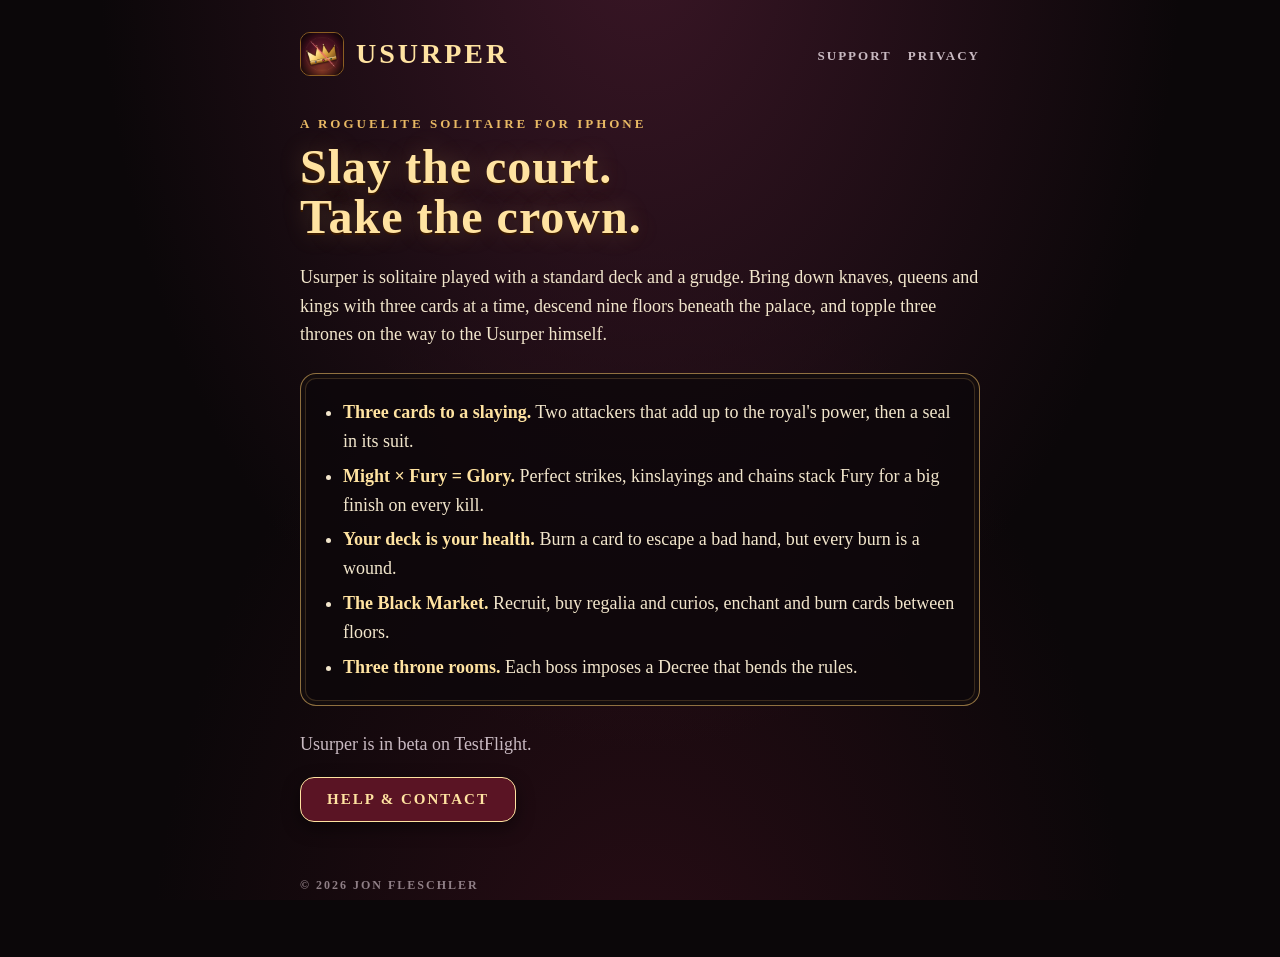
<file: index.html>
<!doctype html>
<html lang="en">
<head>
  <meta charset="utf-8">
  <meta name="viewport" content="width=device-width, initial-scale=1">
  <title>Usurper: Slay the Court</title>
  <meta name="description" content="Usurper is a roguelite solitaire for iPhone: slay a royal court with three cards, descend nine floors and topple three thrones.">
  <link rel="icon" href="icon.png">
  <link rel="stylesheet" href="style.css">
</head>
<body>
<main>
  <header>
    <a class="logo" href="./"><img src="icon.png" alt="">USURPER</a>
    <nav><a href="support.html">SUPPORT</a><a href="privacy.html">PRIVACY</a></nav>
  </header>
  <div class="eyebrow">A roguelite solitaire for iPhone</div>
  <h1>Slay the court.<br>Take the crown.</h1>
  <p>Usurper is solitaire played with a standard deck and a grudge. Bring down knaves, queens and kings with three cards at a time, descend nine floors beneath the palace, and topple three thrones on the way to the Usurper himself.</p>
  <div class="card">
    <ul>
      <li><strong>Three cards to a slaying.</strong> Two attackers that add up to the royal's power, then a seal in its suit.</li>
      <li><strong>Might × Fury = Glory.</strong> Perfect strikes, kinslayings and chains stack Fury for a big finish on every kill.</li>
      <li><strong>Your deck is your health.</strong> Burn a card to escape a bad hand, but every burn is a wound.</li>
      <li><strong>The Black Market.</strong> Recruit, buy regalia and curios, enchant and burn cards between floors.</li>
      <li><strong>Three throne rooms.</strong> Each boss imposes a Decree that bends the rules.</li>
    </ul>
  </div>
  <p class="muted">Usurper is in beta on TestFlight.</p>
  <p><a class="plaque" href="support.html">Help &amp; contact</a></p>
  <footer>© 2026 JON FLESCHLER</footer>
</main>
</body>
</html>
</file>
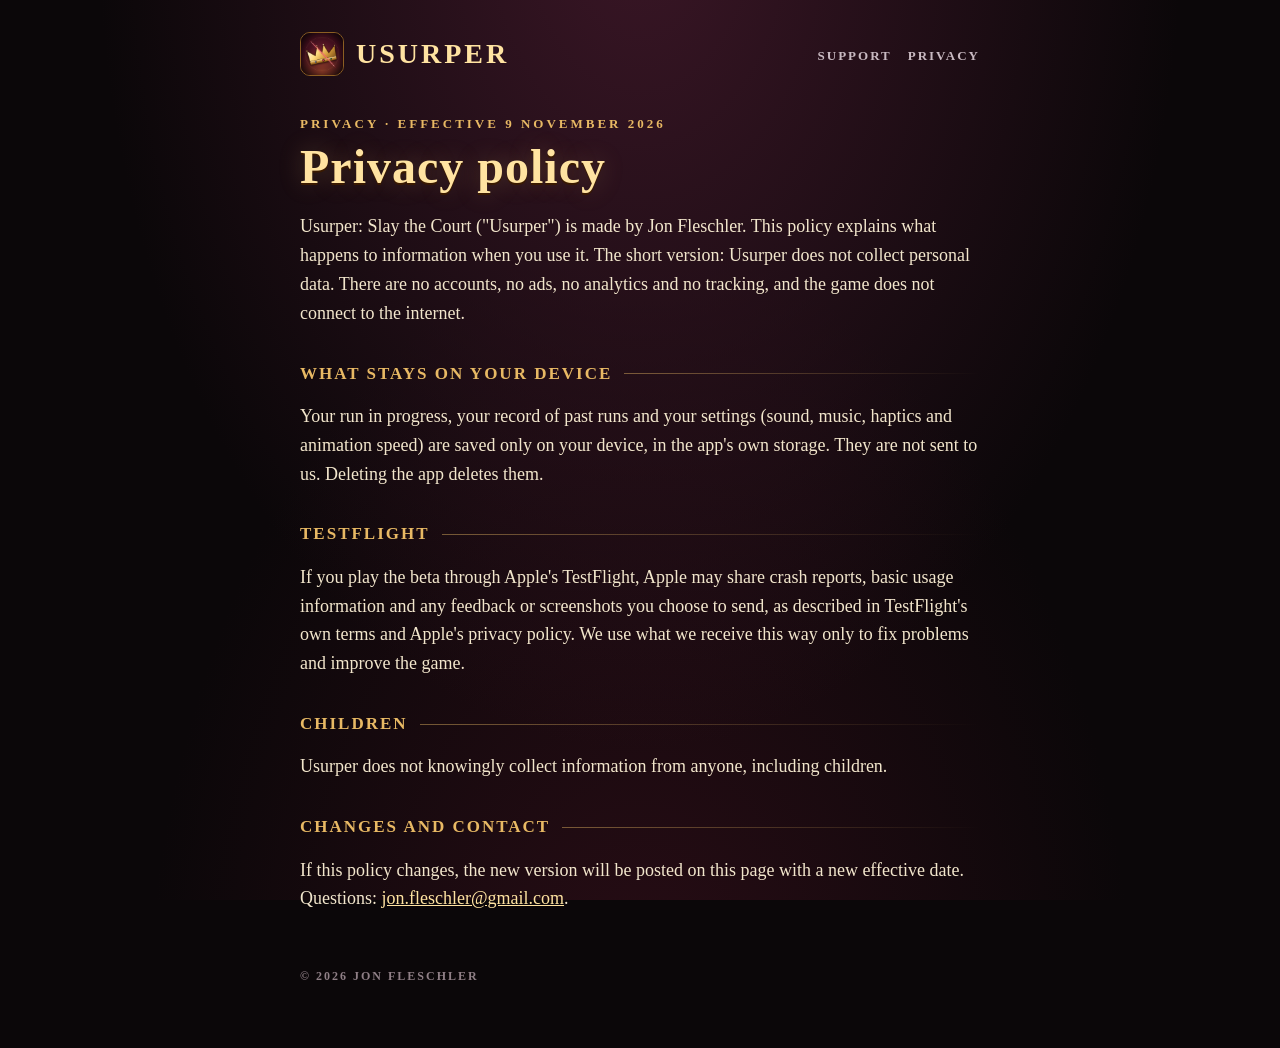
<file: privacy.html>
<!doctype html>
<html lang="en">
<head>
  <meta charset="utf-8">
  <meta name="viewport" content="width=device-width, initial-scale=1">
  <title>Usurper Privacy Policy</title>
  <link rel="icon" href="icon.png">
  <link rel="stylesheet" href="style.css">
</head>
<body>
<main>
  <header>
    <a class="logo" href="./"><img src="icon.png" alt="">USURPER</a>
    <nav><a href="support.html">SUPPORT</a><a href="privacy.html">PRIVACY</a></nav>
  </header>
  <div class="eyebrow">Privacy · effective 9 November 2026</div>
  <h1>Privacy policy</h1>
  <p>Usurper: Slay the Court ("Usurper") is made by Jon Fleschler. This policy explains what happens to information when you use it. The short version: Usurper does not collect personal data. There are no accounts, no ads, no analytics and no tracking, and the game does not connect to the internet.</p>

  <h2>What stays on your device</h2>
  <p>Your run in progress, your record of past runs and your settings (sound, music, haptics and animation speed) are saved only on your device, in the app's own storage. They are not sent to us. Deleting the app deletes them.</p>

  <h2>TestFlight</h2>
  <p>If you play the beta through Apple's TestFlight, Apple may share crash reports, basic usage information and any feedback or screenshots you choose to send, as described in TestFlight's own terms and Apple's privacy policy. We use what we receive this way only to fix problems and improve the game.</p>

  <h2>Children</h2>
  <p>Usurper does not knowingly collect information from anyone, including children.</p>

  <h2>Changes and contact</h2>
  <p>If this policy changes, the new version will be posted on this page with a new effective date. Questions: <a href="mailto:jon.fleschler@gmail.com">jon.fleschler@gmail.com</a>.</p>
  <footer>© 2026 JON FLESCHLER</footer>
</main>
</body>
</html>
</file>
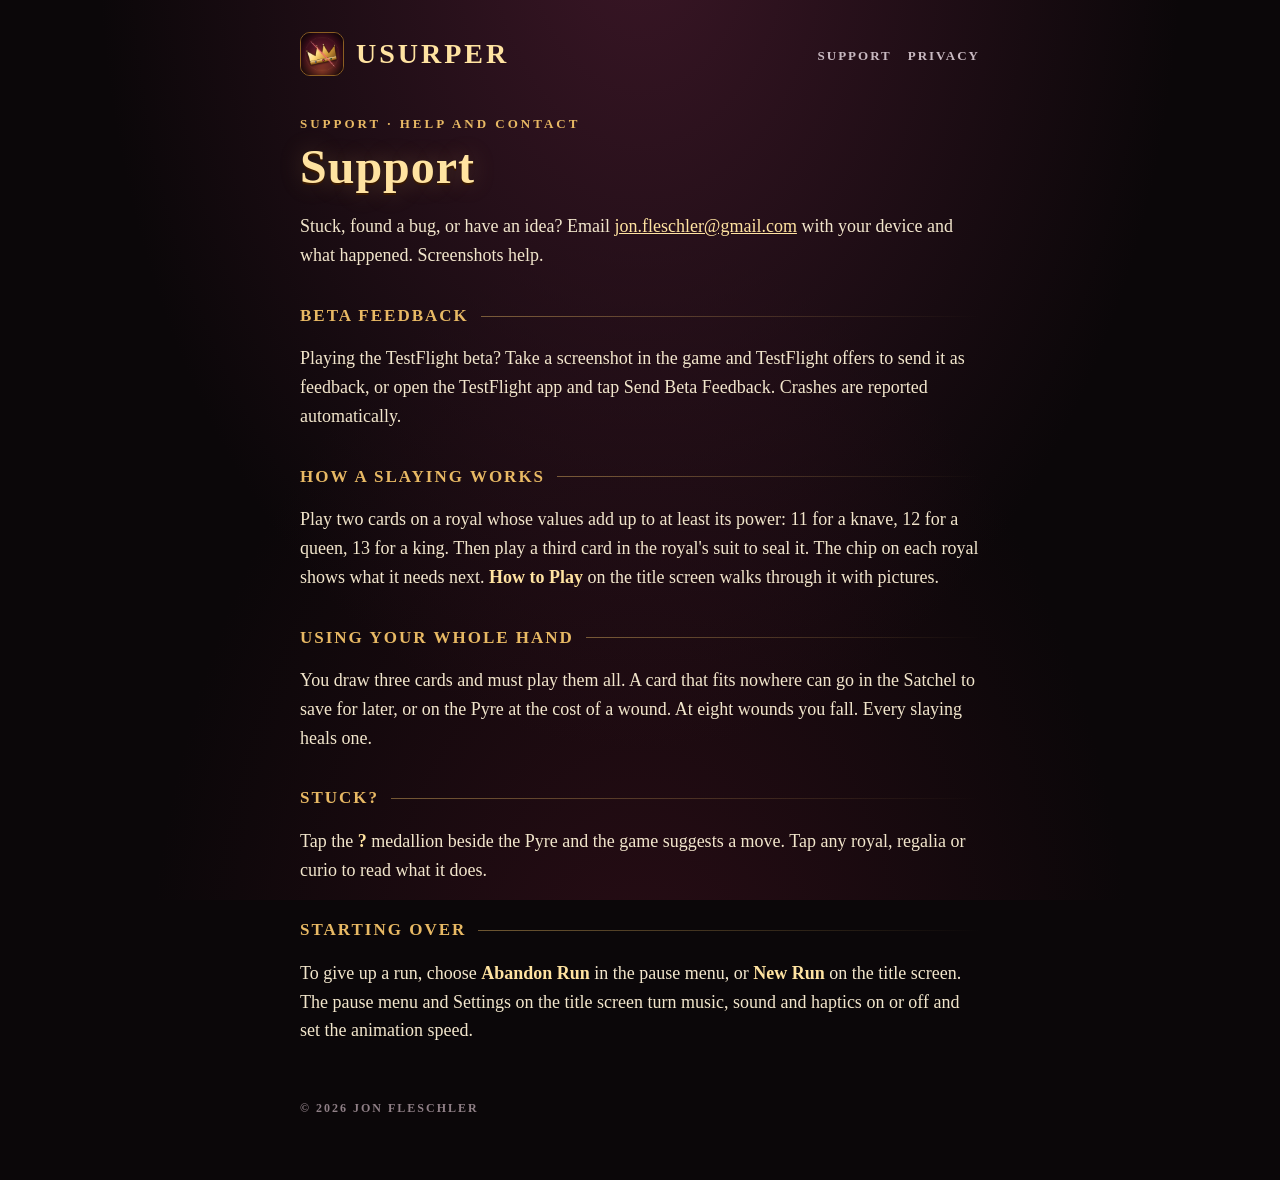
<file: support.html>
<!doctype html>
<html lang="en">
<head>
  <meta charset="utf-8">
  <meta name="viewport" content="width=device-width, initial-scale=1">
  <title>Usurper Support</title>
  <link rel="icon" href="icon.png">
  <link rel="stylesheet" href="style.css">
</head>
<body>
<main>
  <header>
    <a class="logo" href="./"><img src="icon.png" alt="">USURPER</a>
    <nav><a href="support.html">SUPPORT</a><a href="privacy.html">PRIVACY</a></nav>
  </header>
  <div class="eyebrow">Support · help and contact</div>
  <h1>Support</h1>
  <p>Stuck, found a bug, or have an idea? Email <a href="mailto:jon.fleschler@gmail.com">jon.fleschler@gmail.com</a> with your device and what happened. Screenshots help.</p>

  <h2>Beta feedback</h2>
  <p>Playing the TestFlight beta? Take a screenshot in the game and TestFlight offers to send it as feedback, or open the TestFlight app and tap Send Beta Feedback. Crashes are reported automatically.</p>

  <h2>How a slaying works</h2>
  <p>Play two cards on a royal whose values add up to at least its power: 11 for a knave, 12 for a queen, 13 for a king. Then play a third card in the royal's suit to seal it. The chip on each royal shows what it needs next. <strong>How to Play</strong> on the title screen walks through it with pictures.</p>

  <h2>Using your whole hand</h2>
  <p>You draw three cards and must play them all. A card that fits nowhere can go in the Satchel to save for later, or on the Pyre at the cost of a wound. At eight wounds you fall. Every slaying heals one.</p>

  <h2>Stuck?</h2>
  <p>Tap the <strong>?</strong> medallion beside the Pyre and the game suggests a move. Tap any royal, regalia or curio to read what it does.</p>

  <h2>Starting over</h2>
  <p>To give up a run, choose <strong>Abandon Run</strong> in the pause menu, or <strong>New Run</strong> on the title screen. The pause menu and Settings on the title screen turn music, sound and haptics on or off and set the animation speed.</p>
  <footer>© 2026 JON FLESCHLER</footer>
</main>
</body>
</html>
</file>
<file: style.css>
:root {
  --abyss: #0b0709; --night: #150c10; --plum: #2a1220; --oxblood: #4a0f1c;
  --gold: #e8b964; --gold-bright: #ffe3a1; --gold-deep: #8c5e22;
  --bone: #f2e6cc; --mist: #c9bac2; --ash: #8f7f86; --blood: #d7263d;
}
* { box-sizing: border-box; }
body {
  margin: 0; color: var(--bone); background-color: var(--abyss);
  background-image: radial-gradient(ellipse at 50% -10%, #3a1626 0%, transparent 60%),
                    radial-gradient(ellipse at 50% 120%, #2a0d16 0%, transparent 55%);
  background-attachment: fixed;
  font: 18px/1.6 "Baskerville", "Libre Baskerville", Georgia, serif;
}
main { max-width: 720px; margin: 0 auto; padding: 32px 20px 64px; }
header { display: flex; align-items: center; justify-content: space-between; gap: 16px; margin-bottom: 40px; }
.logo { display: inline-flex; align-items: center; gap: 12px; text-decoration: none; color: var(--gold-bright);
  font: 700 28px/1 "Didot", "Bodoni 72", "Bodoni Moda", Georgia, serif; letter-spacing: 3px; }
.logo img { width: 44px; height: 44px; border-radius: 10px; border: 1px solid var(--gold-deep); }
nav a { color: var(--mist); text-decoration: none; margin-left: 16px;
  font: 700 13px "Copperplate", "Copperplate Gothic", "Cinzel", Georgia, serif; letter-spacing: 2px; }
nav a:hover { color: var(--gold-bright); }
.eyebrow { font: 700 13px "Copperplate", "Copperplate Gothic", "Cinzel", Georgia, serif; letter-spacing: 3px;
  color: var(--gold); text-transform: uppercase; }
h1 { font: 700 48px/1.05 "Didot", "Bodoni 72", "Bodoni Moda", Georgia, serif; color: var(--gold-bright);
  margin: 10px 0 20px; letter-spacing: 1px; text-shadow: 0 2px 0 #3a1a00, 0 0 24px rgba(232, 185, 100, 0.25); }
h2 { font: 700 17px/1.2 "Copperplate", "Copperplate Gothic", "Cinzel", Georgia, serif; letter-spacing: 2px;
  text-transform: uppercase; color: var(--gold); margin: 36px 0 8px; display: flex; align-items: center; gap: 12px; }
h2::after { content: ""; flex: 1; height: 1px; background: linear-gradient(90deg, rgba(232, 185, 100, 0.45), transparent); }
p, li { color: var(--bone); }
.muted { color: var(--mist); }
a { color: var(--gold-bright); }
strong { color: var(--gold-bright); font-weight: 600; }
.card { border: 1.5px solid rgba(232, 185, 100, 0.6); border-radius: 16px; padding: 18px 22px; margin: 24px 0;
  background: rgba(14, 8, 11, 0.85); box-shadow: inset 0 0 0 4px rgba(14, 8, 11, 0.85), inset 0 0 0 5px rgba(232, 185, 100, 0.2); }
.card ul { margin: 0; padding-left: 20px; }
.card li { margin: 6px 0; }
.plaque { display: inline-block; padding: 13px 26px; border-radius: 14px; text-decoration: none;
  background: #5a1424; border: 1.6px solid var(--gold-bright); color: var(--gold-bright);
  font: 700 15px "Copperplate", "Copperplate Gothic", "Cinzel", Georgia, serif; letter-spacing: 2px; text-transform: uppercase;
  box-shadow: 0 6px 18px rgba(0, 0, 0, 0.45); }
.plaque:hover { background: #6b1a2c; }
footer { margin-top: 56px; color: var(--ash); font: 700 12px "Copperplate", "Copperplate Gothic", "Cinzel", Georgia, serif; letter-spacing: 2px; }
@media (max-width: 520px) { h1 { font-size: 36px; } .logo { font-size: 22px; } .logo img { width: 36px; height: 36px; } nav a { margin-left: 10px; } }
</file>
